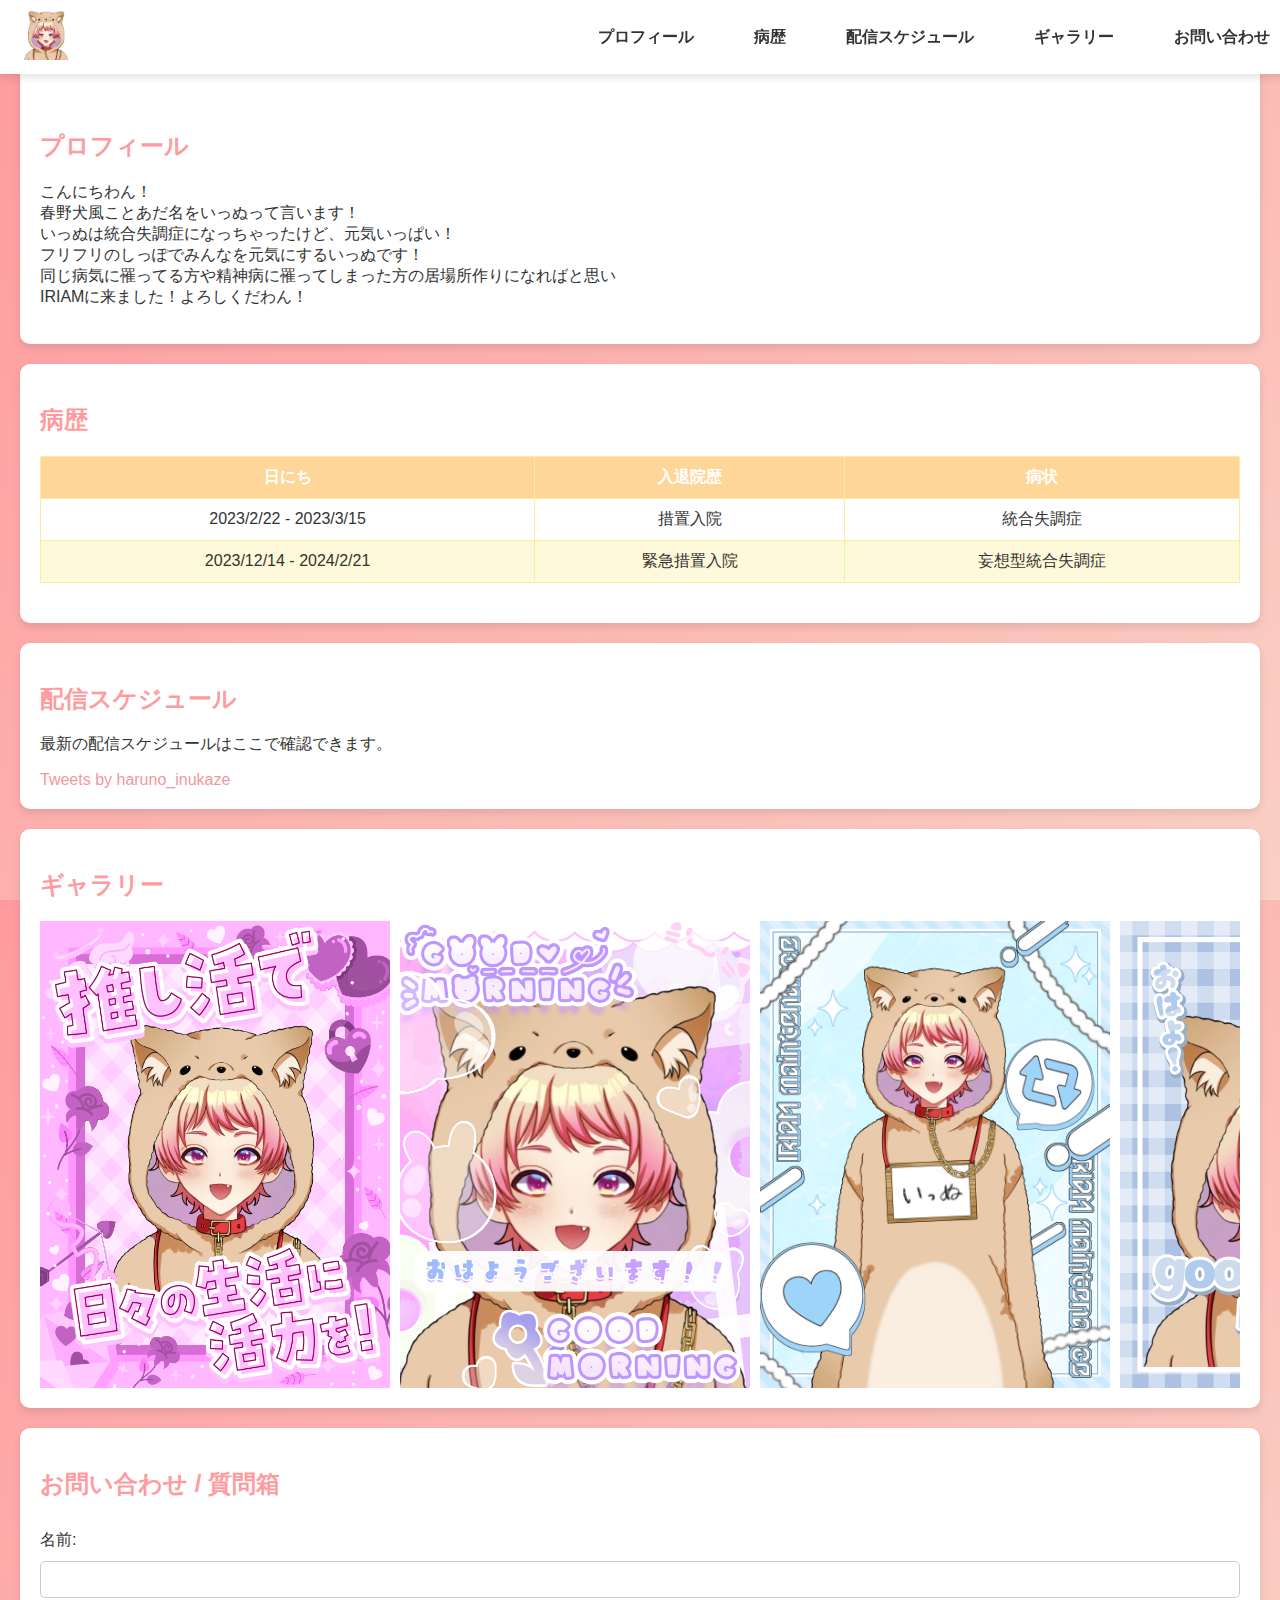
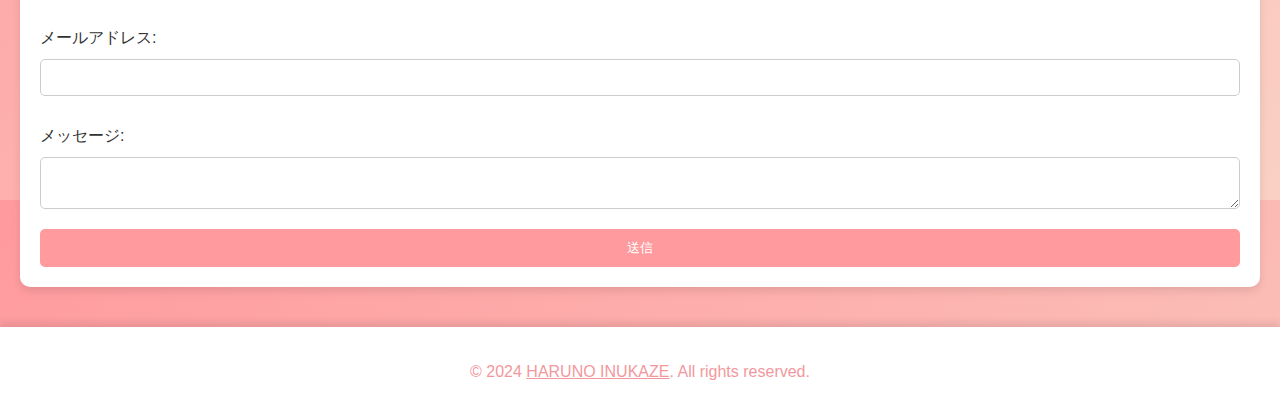
<file: index.html>
<!DOCTYPE html>
<html lang="ja">
<head>
    <meta charset="UTF-8">
    <meta name="viewport" content="width=device-width, initial-scale=1.0">
    <!-- Twitterカードのメタタグ -->
    <meta name="twitter:card" content="summary_large_image">
    <meta name="twitter:site" content="@haruno_inukaze">
    <meta name="twitter:title" content="春野犬風公式サイト">
    <meta name="twitter:description" content="春野犬風の公式ホームページへようこそ！プロフィール、配信スケジュール、ギャラリー、お問い合わせなどをご覧いただけます。">
    <meta name="twitter:image" content="http://127.0.0.1:5500/assets/img/haruno_inukaze_new_icon-removebg-preview.png">
    <title>春野犬風 公式ホームページ</title>
    <link rel="stylesheet" href="./assets/style.css">
    <link rel="icon" href="./assets/img/haruno_inukaze_new_whiteicon.jpg">
    <script defer src="./assets/script.js"></script>
    <script defer src="./assets/smooth-scroll.js"></script>
</head>
<body>
    <header>
        <div class="menu-toggle" id="menu-toggle">&#9776;</div>
        <div class="header-top">
            <div class="logo">
                <a href="#"><img src="./assets/img/haruno_inukaze_new_icon-removebg-preview.png" alt="春野犬風"></a>
            </div>
        </div>
        <!-- <div class="header-title"><a href="#">HARUNO INUKAZE</a></div> -->
        <nav id="nav">
            <ul>
                <li><a href="#about">プロフィール</a></li>
                <li><a href="#clinical_history">病歴</a></li>
                <li><a href="#schedule">配信スケジュール</a></li>
                <li><a href="#gallery">ギャラリー</a></li>
                <li><a href="#contact">お問い合わせ</a></li>
            </ul>
        </nav>
    </header>
    <main>
        <section id="about">
            <h2>プロフィール</h2>
            <p>
                こんにちわん！<br>
                春野犬風ことあだ名をいっぬって言います！<br>
                いっぬは統合失調症になっちゃったけど、元気いっぱい！<br>
                フリフリのしっぽでみんなを元気にするいっぬです！<br>
                同じ病気に罹ってる方や精神病に罹ってしまった方の居場所作りになればと思い<br>
                IRIAMに来ました！よろしくだわん！
            </p>
        </section>
        <section id="clinical_history">
            <h2>病歴</h2>
            <table>
                <thead>
                    <tr>
                        <th>日にち</th>
                        <th>入退院歴</th>
                        <th>病状</th>
                    </tr>
                </thead>
                <tbody>
                    <tr>
                        <td>2023/2/22 - 2023/3/15</td>
                        <td>措置入院</td>
                        <td>統合失調症</td>
                    </tr>
                    <tr>
                        <td>2023/12/14 - 2024/2/21</td>
                        <td>緊急措置入院</td>
                        <td>妄想型統合失調症</td>
                    </tr>
                </tbody>
            </table>
        </section>
        <section id="schedule">
            <h2>配信スケジュール</h2>
            <p>最新の配信スケジュールはここで確認できます。</p>
            <a class="twitter-timeline" href="https://twitter.com/haruno_inukaze?ref_src=twsrc%5Etfw">Tweets by haruno_inukaze</a> <script async src="https://platform.twitter.com/widgets.js" charset="utf-8"></script>
        </section>
        <section id="gallery">
            <h2>ギャラリー</h2>
            <div class="gallery-container">
                <div class="gallery">
                    <img src="./assets/img/haruno_inukaze_oshikatsu.PNG" width="350" height="auto" alt="Image 1">
                    <img src="./assets/img/haruno_inukaze_good_morning.PNG" width="350" height="auto" alt="Image 2">
                    <img src="./assets/img/haruno_inukaze_mentenance.PNG" width="350" height="auto" alt="Image 3">
                    <img src="./assets/img/haruno_inukaze_good_morning_2.PNG" width="350" height="auto" alt="Image 4">
                    <!-- 他の画像も追加 -->
                </div>
            </div>
        </section>
        <section id="contact">
            <h2>お問い合わせ / 質問箱</h2>
            <form action="https://formspree.io/f/xblrjlqq" method="POST">
                <label for="name">名前:</label>
                <input type="text" id="name" name="name" required>
                <label for="email">メールアドレス:</label>
                <input type="email" id="email" name="email" required>
                <label for="message">メッセージ:</label>
                <textarea id="message" name="message" required></textarea>
                <button type="submit">送信</button>
            </form>
        </section>
    </main>
    <footer>
        <p>&copy; 2024 <u><a href="https://x.com/haruno_inukaze/" target="_blank">HARUNO INUKAZE</a></u>. All rights reserved.</p>
    </footer>
</body>
</html>
</file>
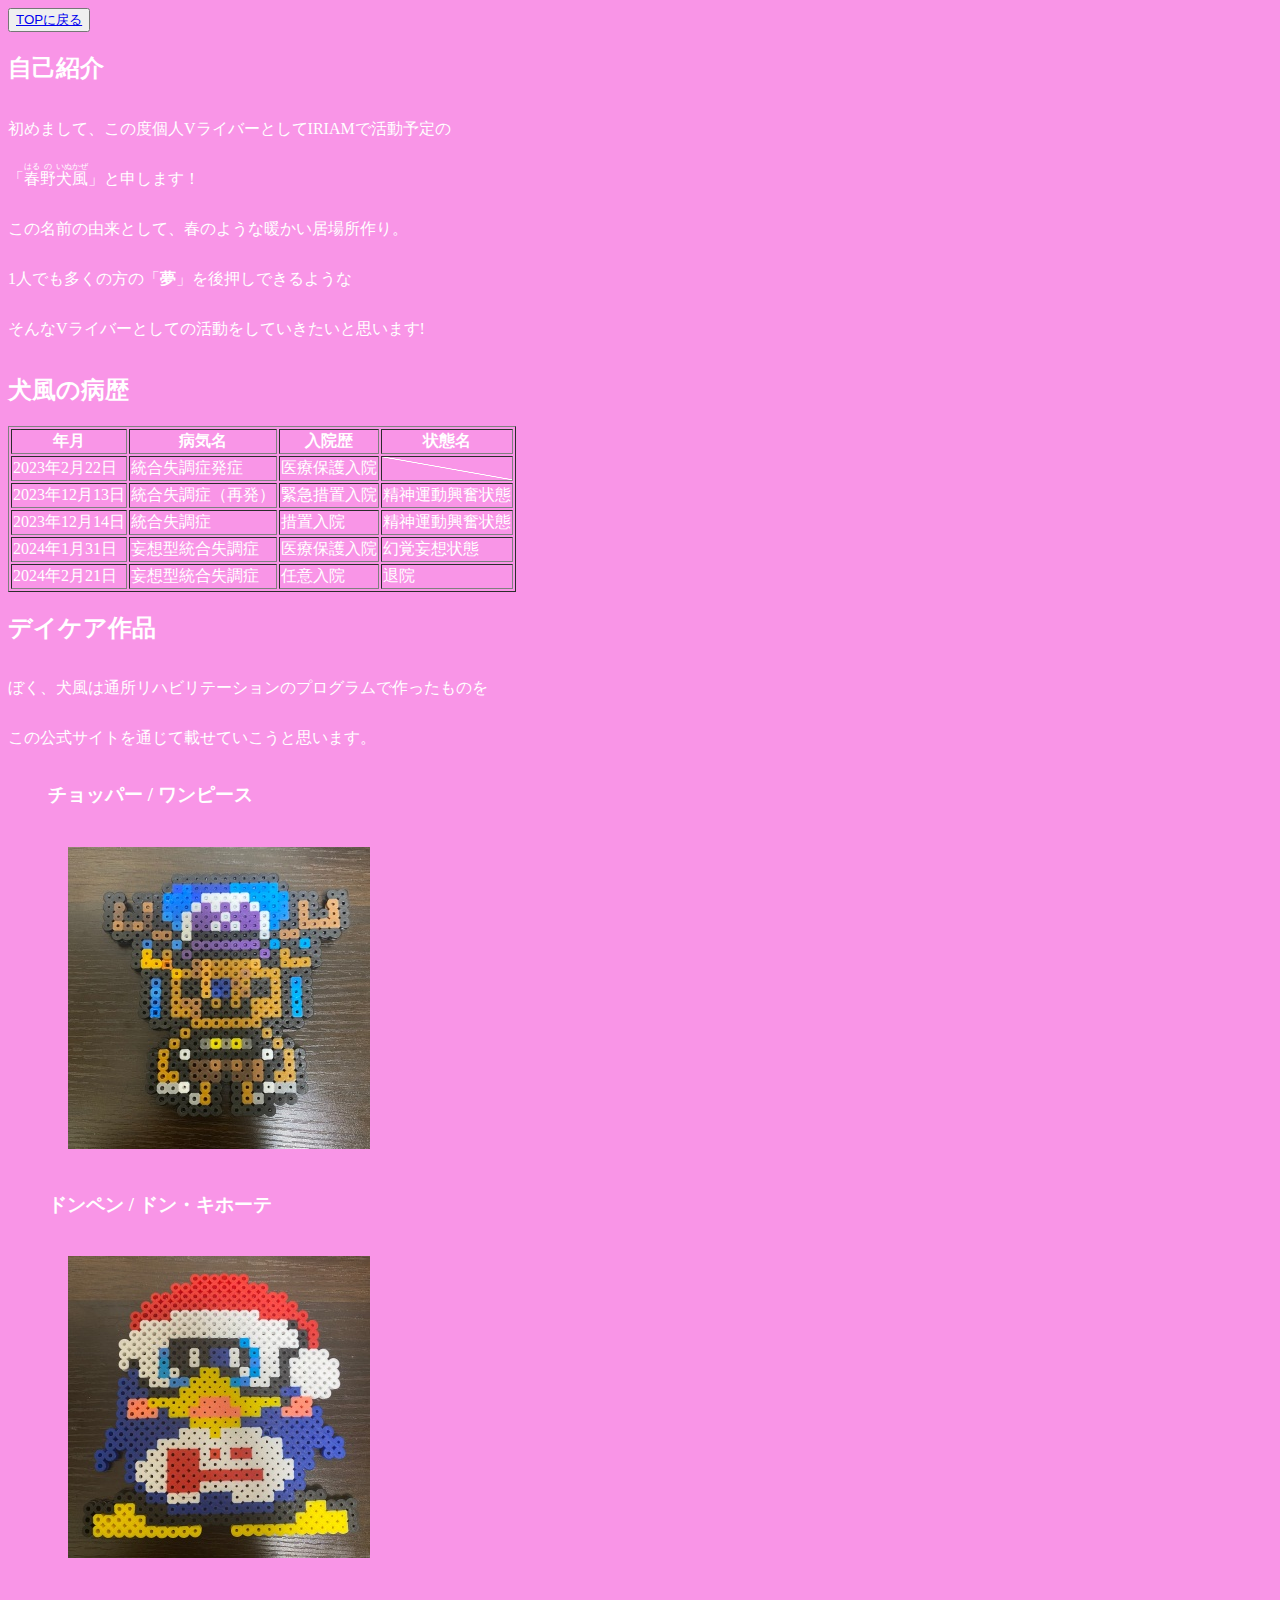
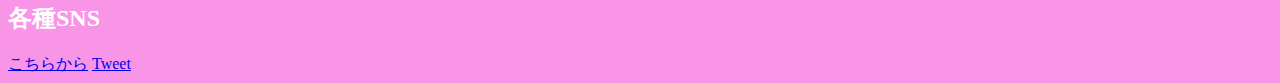
<file: assets/about.html>
<!DOCTYPE html>
<html lang="en">
<head>
    <meta charset="UTF-8">
    <meta name="viewport" content="width=device-width, initial-scale=1.0">
    <meta name="twitter:card" content="summary">
    <meta name="twitter:site" content="@haruno_inukaze"> 
    <meta name="twitter:title" content="統合失調症VTuber春野犬風の公式サイト">
    <meta name="twitter:description" content="IRIAMで毎日配信中。統合失調症の居場所を作りたい。当事者だからこそ共感できる場を設けたい！">
    <meta name="twitter:image" content="https://harunosoyokaze.github.io/official/assets/img/haruno_inukaze_new_whiteicon.jpeg">
    <link rel="stylesheet" href="./aboutstyle.css">
    <link rel="icon" href="./img/haruno_inukaze_new_whiteicon.jpg">
    <title>春野犬風とは？</title>
</head>
<body>
    <header>
        <button type="button"><a href="../index.html">TOPに戻る</a></button>
        <!-- <nav id="nav">
            <ul>
                <li><a href="#profile">自己紹介</a></li>
                <li><a href="#history">病歴</a></li>
                <li><a href="#works">作品</a></li>
                <li><a href="sns">SNS</a></li>
            </ul>
        </nav> -->
    </header>
    <main>
        <h2 id="profile">自己紹介</h2>
        <p>
            初めまして、この度個人VライバーとしてIRIAMで活動予定の<br>
            「<b></b><ruby>春<rt>はる</rt>野<rt>の</rt>犬<rt>いぬ</rt>風<rt>かぜ</rt></ruby></b>」と申します！<br>
            この名前の由来として、春のような暖かい居場所作り。<br>
            1人でも多くの方の「<b>夢</b>」を後押しできるような<br>
            そんなVライバーとしての活動をしていきたいと思います!
        </p>
        <h2 id="history">犬風の病歴</h2>
        <p>
            <table border="1">
                <tr>
                    <th>年月</th>
                    <th>病気名</th>
                    <th>入院歴</th>
                    <th>状態名</th>
                </tr>
                <tr>
                    <td>2023年2月22日</td>
                    <td>統合失調症発症</td>
                    <td>医療保護入院</td>
                    <td class="line"></td>
                </tr>
                <tr>
                    <td>2023年12月13日</td>
                    <td>統合失調症（再発）</td>
                    <td>緊急措置入院</td>
                    <td>精神運動興奮状態</td>
                </tr>
                <tr>
                    <td>2023年12月14日</td>
                    <td>統合失調症</td>
                    <td>措置入院</td>
                    <td>精神運動興奮状態</td>
                </tr>
                <tr>
                    <td>2024年1月31日</td>
                    <td>妄想型統合失調症</td>
                    <td>医療保護入院</td>
                    <td>幻覚妄想状態</td>
                </tr>
                <tr>
                    <td>2024年2月21日</td>
                    <td>妄想型統合失調症</td>
                    <td>任意入院</td>
                    <td>退院</td>
                </tr>
            </table>
        </p>
        <h2 id="works">デイケア作品</h2>
        <p>
            ぼく、犬風は通所リハビリテーションのプログラムで作ったものを<br>
            この公式サイトを通じて載せていこうと思います。
        </p>
        <ul class="works">
            <h3>チョッパー / ワンピース</h3>
            <li><img src="./img/works_1.jpg" alt=""></li>
            <h3>ドンペン / ドン・キホーテ</h3>
            <li><img src="./img/works_2.jpg" alt=""></li>
        </ul>
        <h2 id="sns">各種SNS</h2>
        <a href="https://lit.link/harunoinukaze" target="_blank">こちらから</a>
        <a href="https://twitter.com/share?ref_src=twsrc%5Etfw" class="twitter-share-button" data-show-count="false">Tweet</a><script async src="https://platform.twitter.com/widgets.js" charset="utf-8"></script>
    </main>
</body>
</html>
</file>
<file: assets/style.css>
html, body {
    height: 100%;
    margin: 0;
    padding: 0;
    font-family: Arial, sans-serif;
}

body {
    display: flex;
    flex-direction: column;
    background: linear-gradient(135deg, #ff9a9e 0%, #fad0c4 100%);
    color: #333;
}

a{
    text-decoration: none;
    color: #f2989d;
}

header {
    background-color: #fff;
    padding: 10px 20px;
    display: flex;
    justify-content: space-between;
    align-items: center;
    box-shadow: 0 4px 8px rgba(0,0,0,0.1);
    position: fixed;
    width: 100%;
    top: 0;
    z-index: 1000; /* 必要に応じて調整 */
    margin-bottom: 40px; /* Headerの下部に余白を追加 */
}

.header-title{
    
}

#about {
    padding-top: 70px; /* Headerの高さ分の余白を追加 (例: Headerが70pxの場合) */
}

/* テーブル */
table {
    width: 100%; /* テーブル幅を100%に設定 */
    border-collapse: collapse; /* セルのボーダーを重ねる */
    margin-bottom: 20px; /* 下の余白を追加 */
}

th, td {
    padding: 10px; /* セルのパディング設定 */
    text-align: center; /* テキストの中央揃え設定 */
    border: 1px solid #ffeb99; /* ボーダーの設定 */
}

th {
    background-color: #ffd699; /* ヘッダーの背景色設定 */
    color: #fff; /* ヘッダーのテキスト色設定 */
}

tr:nth-child(even) {
    background-color: #fff9db; /* 偶数行の背景色設定 */
}

tr:nth-child(odd) {
    background-color: #fff; /* 奇数行の背景色設定 */
}

.logo img {
    height: 50px;
}

.menu-toggle {
    display: none;
    font-size: 1.5em;
    cursor: pointer;
}

nav {
    display: flex;
}

nav ul {
    list-style: none;
    padding: 0;
    margin: 0;
    display: flex;
}

nav ul li {
    margin: 0 10px;
}

nav ul li a {
    color: #333;
    text-decoration: none;
    font-weight: bold;
    padding: 10px 20px;
    border-radius: 5px;
    transition: background-color 0.3s;
}

nav ul li a:hover {
    background-color: #ff9a9e;
    color: #fff;
}

main {
    flex: 1;
    padding: 20px;
}

section {
    padding: 20px;
    margin: 20px 0;
    background-color: #fff;
    border-radius: 10px;
    box-shadow: 0 4px 8px rgba(0,0,0,0.1);
}

#gallery {
    padding: 20px;
    background-color: #fff;
    border-radius: 10px;
    box-shadow: 0 4px 8px rgba(0,0,0,0.1);
}

.gallery-container {
    overflow-x: auto;
    white-space: nowrap; /* 画像を横並びにするための設定 */
}

.gallery {
    display: flex;
}

.gallery img {
    max-width: 100%;
    height: auto;
    margin-right: 10px; /* 画像間の余白 */
}


h2 {
    color: #ff9a9e;
}

form {
    display: flex;
    flex-direction: column;
}

label {
    margin: 10px 0 5px;
}

input, textarea {
    padding: 10px;
    margin: 5px 0 20px;
    border: 1px solid #ccc;
    border-radius: 5px;
}

button {
    padding: 10px;
    background-color: #ff9a9e;
    border: none;
    color: #fff;
    border-radius: 5px;
    cursor: pointer;
    transition: background-color 0.3s;
}

button:hover {
    background-color: #ff6f61;
}

footer {
    background-color: #fff;
    padding: 20px;
    text-align: center;
    color: #F2989D;
    box-shadow: 0 -4px 8px rgba(0,0,0,0.1);
}

/* Responsive Styles */
@media (max-width: 768px) {
    header {
        flex-direction: column;
        align-items: flex-start;
    }

    .menu-toggle {
        display: block;
    }

    nav {
        display: none;
        flex-direction: column;
        width: 100%;
    }

    nav ul {
        flex-direction: column;
        width: 100%;
    }

    nav ul li {
        width: 100%;
        text-align: center;
    }

    nav ul li a {
        width: 100%;
        padding: 15px 0;
    }

    section {
        margin: 10px 0;
        padding: 15px;
    }
    
    form label, form input, form textarea, form button {
        font-size: 1em;
    }
}

@media (max-width: 480px) {
    header {
        font-size: 1.2em;
    }

    nav ul li a {
        font-size: 1em;
    }

    section {
        padding: 10px;
    }
    
    form label, form input, form textarea, form button {
        font-size: 0.9em;
    }
}
</file>
<file: assets/aboutstyle.css>
body{
    background-color: rgb(249, 149, 231);
    color: #fff;
}
   
/* #nav li {
    width: 140px;
    list-style: none;
    text-align: center;
    background-color: #333;
    border: #ffffff;
    height: 50px;
    line-height: 50px;
    margin-right: 2px;
}
   
#nav li a {
    text-decoration: none;
    color: #ffffff;
    font-weight: bold;
    padding: 20px;
} */

p{
    line-height: 50px;
}

.line{
    background-image: linear-gradient(to right top, transparent calc(50% - 0.5px), #ffffff 50%, #ffffff calc(50% + 0.5px), transparent calc(50% + 1px));
}

.works{
    /* display: flex; */
    list-style: none;
    /* padding: 1%; */
}

.works li{
    padding: 20px;
}
</file>
